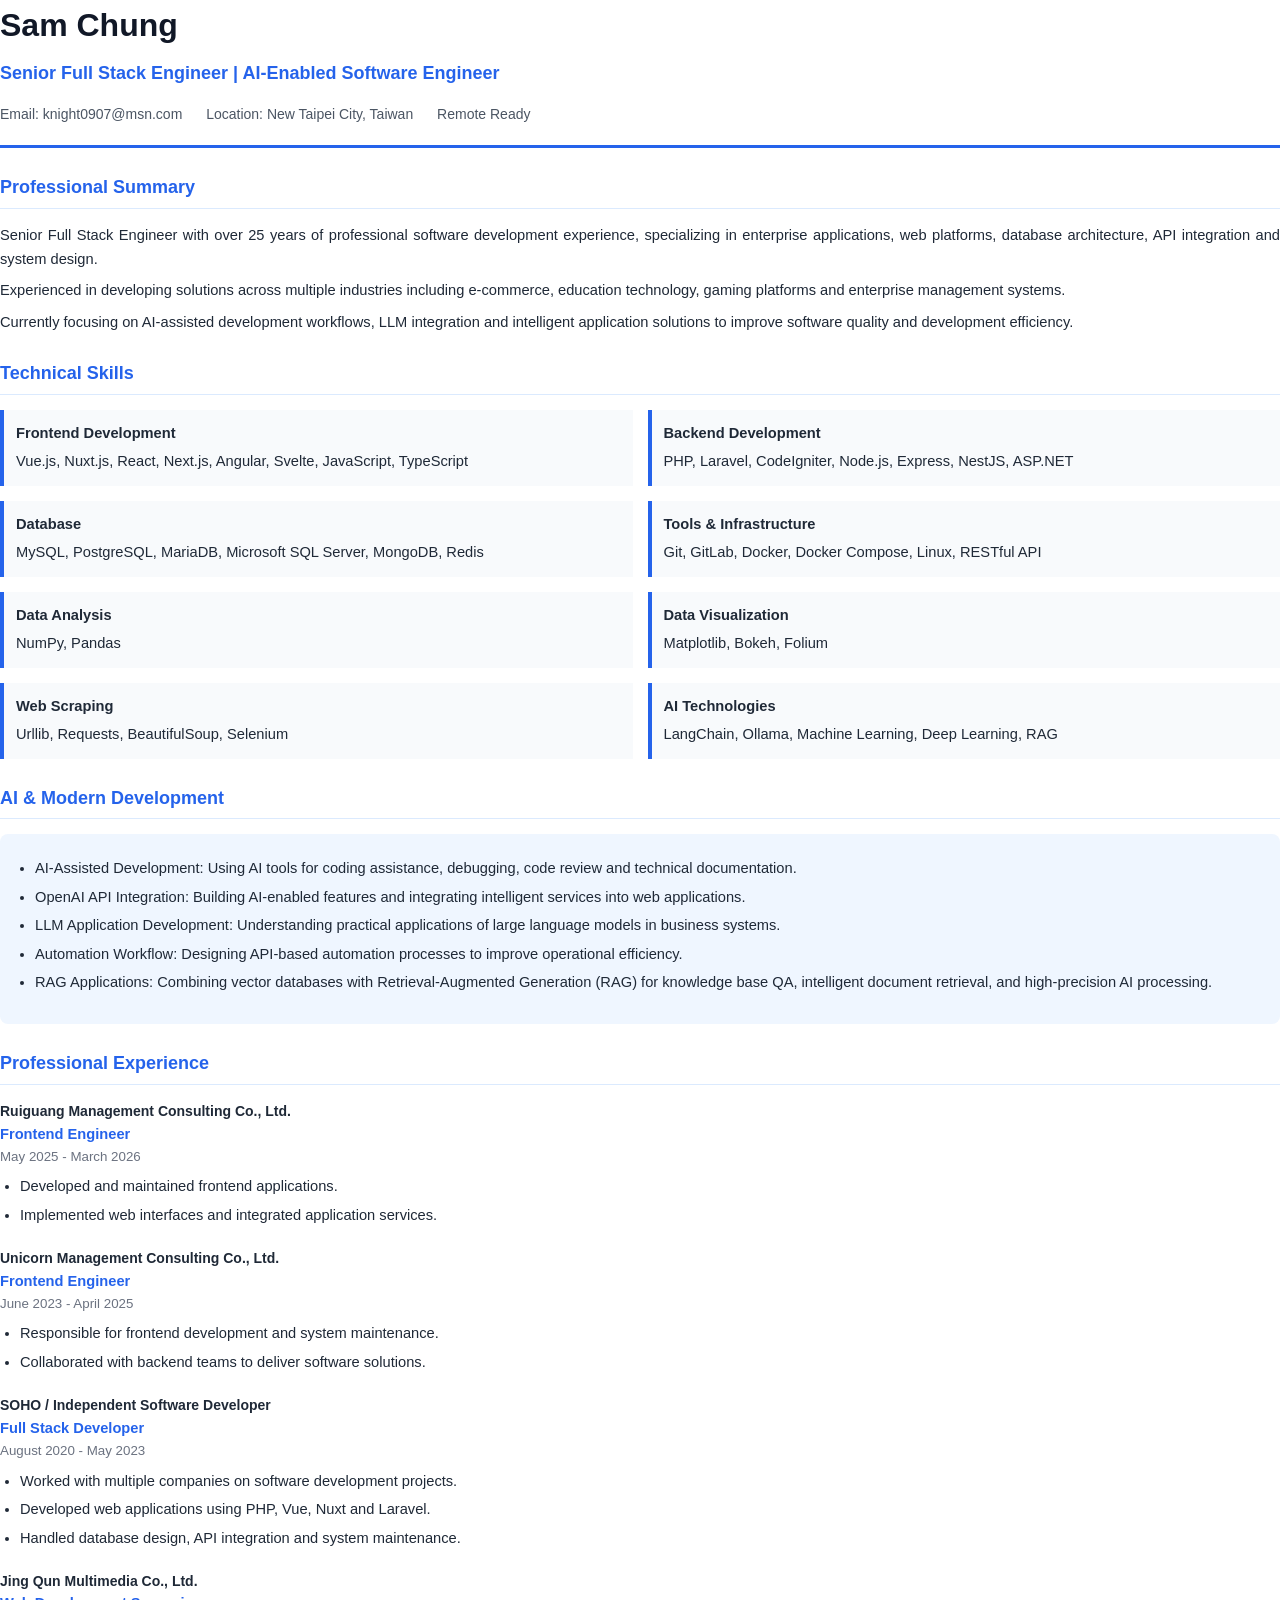
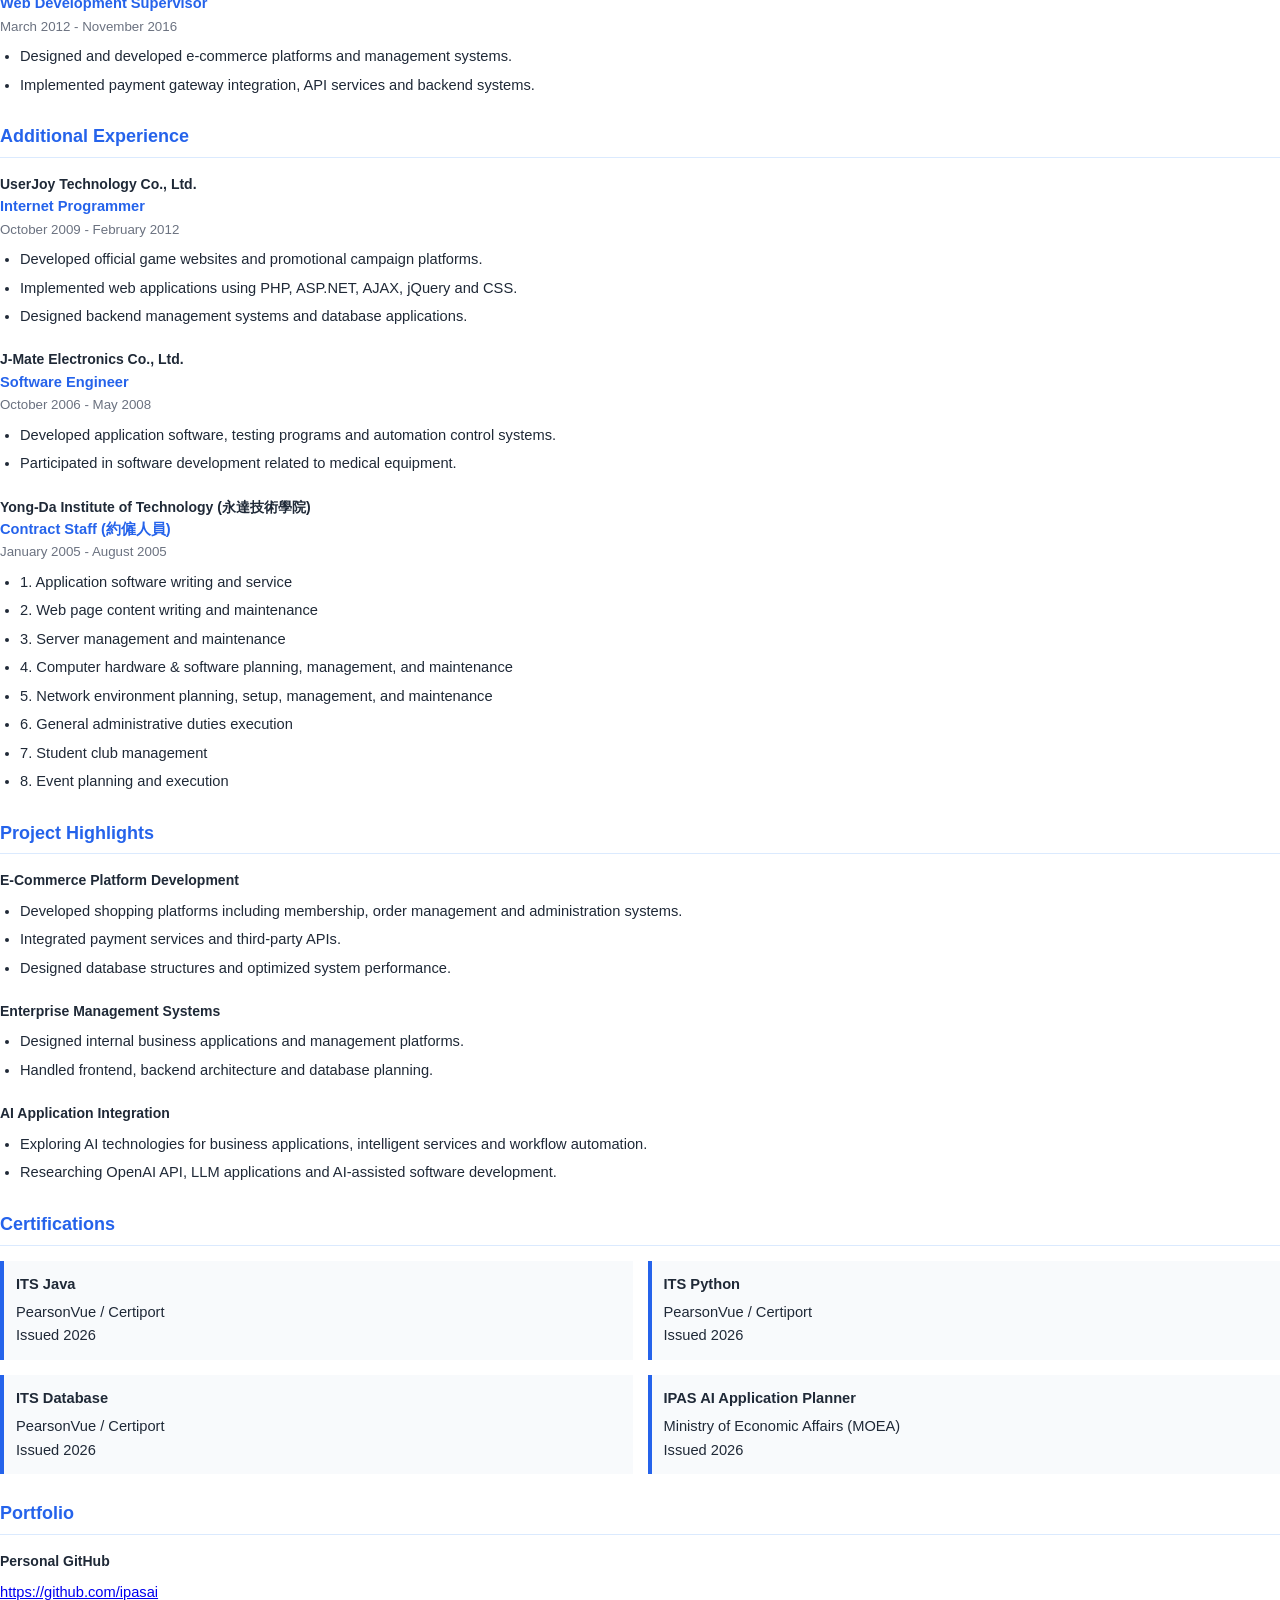
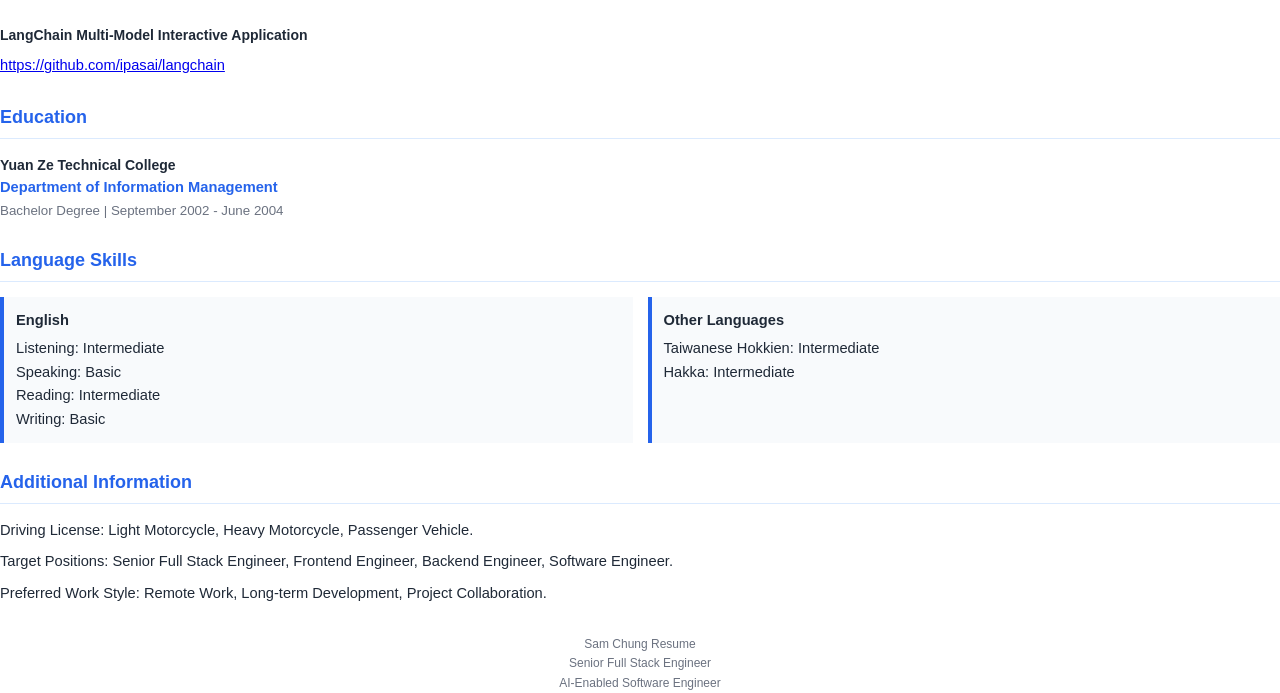
<file: resume/Resume-EN.html>
<!DOCTYPE html>

<html lang="en">

<head>

<meta charset="UTF-8">

<title>
Sam Chung | Senior Full Stack Engineer
</title>


<link rel="stylesheet"
href="resume-style.css">


</head>


<body>


<div class="resume">



<!-- Header -->


<div class="header">


<h1 class="name">

Sam Chung

</h1>



<div class="title">

Senior Full Stack Engineer | AI-Enabled Software Engineer

</div>





<div class="contact">


<span>
Email: knight0907@msn.com
</span>


<span>
Location: New Taipei City, Taiwan
</span>


<span>
Remote Ready

</span>


</div>


</div>









<!-- Summary -->


<section class="section">


<div class="section-title">

Professional Summary

</div>




<div class="summary">


<p>

Senior Full Stack Engineer with over 25 years of professional software development experience, specializing in enterprise applications, web platforms, database architecture, API integration and system design.

</p>




<p>

Experienced in developing solutions across multiple industries including e-commerce, education technology, gaming platforms and enterprise management systems.

</p>




<p>

Currently focusing on AI-assisted development workflows, LLM integration and intelligent application solutions to improve software quality and development efficiency.

</p>



</div>


</section>









<!-- Skills -->


<section class="section">


<div class="section-title">

Technical Skills

</div>





<div class="skills">





<div class="skill-box">


<div class="skill-title">

Frontend Development

</div>


Vue.js,
Nuxt.js,
React,
Next.js,
Angular,
Svelte,
JavaScript,
TypeScript


</div>







<div class="skill-box">


<div class="skill-title">

Backend Development

</div>


PHP,
Laravel,
CodeIgniter,
Node.js,
Express,
NestJS,
ASP.NET


</div>







<div class="skill-box">


<div class="skill-title">

Database

</div>


MySQL,
PostgreSQL,
MariaDB,
Microsoft SQL Server,
MongoDB,
Redis


</div>







<div class="skill-box">


<div class="skill-title">

Tools & Infrastructure

</div>


Git,
GitLab,
Docker,
Docker Compose,
Linux,
RESTful API


</div>




<div class="skill-box">


<div class="skill-title">

Data Analysis

</div>


NumPy, Pandas


</div>




<div class="skill-box">


<div class="skill-title">

Data Visualization

</div>


Matplotlib, Bokeh, Folium


</div>




<div class="skill-box">


<div class="skill-title">

Web Scraping

</div>


Urllib, Requests, BeautifulSoup, Selenium


</div>




<div class="skill-box">


<div class="skill-title">

AI Technologies

</div>


LangChain, Ollama, Machine Learning, Deep Learning, RAG


</div>




</div>


</section>









<!-- AI -->


<section class="section">


<div class="section-title">

AI & Modern Development

</div>




<div class="ai-box">


<ul>


<li>

AI-Assisted Development:
Using AI tools for coding assistance,
debugging,
code review and technical documentation.

</li>



<li>

OpenAI API Integration:
Building AI-enabled features and integrating intelligent services into web applications.

</li>



<li>

LLM Application Development:
Understanding practical applications of large language models in business systems.

</li>



<li>

Automation Workflow:
Designing API-based automation processes to improve operational efficiency.

</li>



<li>

RAG Applications:
Combining vector databases with Retrieval-Augmented Generation (RAG) for knowledge base QA, intelligent document retrieval, and high-precision AI processing.

</li>


</ul>


</div>


</section>









<!-- Experience -->


<section class="section">


<div class="section-title">

Professional Experience

</div>









<div class="experience">


<div class="company">

Ruiguang Management Consulting Co., Ltd.

</div>


<div class="position">

Frontend Engineer

</div>


<div class="date">

May 2025 - March 2026

</div>


<ul>


<li>

Developed and maintained frontend applications.

</li>


<li>

Implemented web interfaces and integrated application services.

</li>


</ul>


</div>









<div class="experience">


<div class="company">

Unicorn Management Consulting Co., Ltd.

</div>


<div class="position">

Frontend Engineer

</div>


<div class="date">

June 2023 - April 2025

</div>


<ul>


<li>

Responsible for frontend development and system maintenance.

</li>


<li>

Collaborated with backend teams to deliver software solutions.

</li>


</ul>


</div>









<div class="experience">


<div class="company">

SOHO / Independent Software Developer

</div>


<div class="position">

Full Stack Developer

</div>


<div class="date">

August 2020 - May 2023

</div>


<ul>


<li>

Worked with multiple companies on software development projects.

</li>


<li>

Developed web applications using PHP,
Vue,
Nuxt and Laravel.

</li>


<li>

Handled database design,
API integration and system maintenance.

</li>


</ul>


</div>









<div class="experience">


<div class="company">

Jing Qun Multimedia Co., Ltd.

</div>


<div class="position">

Web Development Supervisor

</div>


<div class="date">

March 2012 - November 2016

</div>


<ul>


<li>

Designed and developed e-commerce platforms and management systems.

</li>


<li>

Implemented payment gateway integration,
API services and backend systems.

</li>


</ul>


</div>


</section>








<!-- Additional Experience -->


<section class="section">


<div class="section-title">

Additional Experience

</div>







<div class="experience">


<div class="company">

UserJoy Technology Co., Ltd.

</div>


<div class="position">

Internet Programmer

</div>


<div class="date">

October 2009 - February 2012

</div>


<ul>


<li>

Developed official game websites and promotional campaign platforms.

</li>


<li>

Implemented web applications using PHP,
ASP.NET,
AJAX,
jQuery and CSS.

</li>


<li>

Designed backend management systems and database applications.

</li>


</ul>


</div>









<div class="experience">


<div class="company">

J-Mate Electronics Co., Ltd.

</div>


<div class="position">

Software Engineer

</div>


<div class="date">

October 2006 - May 2008

</div>


<ul>


<li>

Developed application software,
testing programs and automation control systems.

</li>


<li>

Participated in software development related to medical equipment.

</li>


</ul>


</div>









<div class="experience">


<div class="company">

Yong-Da Institute of Technology (永達技術學院)

</div>


<div class="position">

Contract Staff (約僱人員)

</div>


<div class="date">

January 2005 - August 2005

</div>


<ul>


<li>

1. Application software writing and service

</li>


<li>

2. Web page content writing and maintenance

</li>


<li>

3. Server management and maintenance

</li>


<li>

4. Computer hardware & software planning, management, and maintenance

</li>


<li>

5. Network environment planning, setup, management, and maintenance

</li>


<li>

6. General administrative duties execution

</li>


<li>

7. Student club management

</li>


<li>

8. Event planning and execution

</li>


</ul>


</div>




</section>









<!-- Projects -->


<section class="section">


<div class="section-title">

Project Highlights

</div>









<div class="experience">


<div class="company">

E-Commerce Platform Development

</div>


<ul>


<li>

Developed shopping platforms including membership,
order management and administration systems.

</li>


<li>

Integrated payment services and third-party APIs.

</li>


<li>

Designed database structures and optimized system performance.

</li>


</ul>


</div>









<div class="experience">


<div class="company">

Enterprise Management Systems

</div>


<ul>


<li>

Designed internal business applications and management platforms.

</li>


<li>

Handled frontend, backend architecture and database planning.

</li>


</ul>


</div>









<div class="experience">


<div class="company">

AI Application Integration

</div>


<ul>


<li>

Exploring AI technologies for business applications,
intelligent services and workflow automation.

</li>


<li>

Researching OpenAI API,
LLM applications and AI-assisted software development.

</li>


</ul>


</div>



</section>









<!-- Certifications -->


<section class="section">


<div class="section-title">

Certifications

</div>




<div class="skills">


<div class="skill-box">

<div class="skill-title">

ITS Java

</div>

PearsonVue / Certiport<br>
Issued 2026

</div>




<div class="skill-box">

<div class="skill-title">

ITS Python

</div>

PearsonVue / Certiport<br>
Issued 2026

</div>




<div class="skill-box">

<div class="skill-title">

ITS Database

</div>

PearsonVue / Certiport<br>
Issued 2026

</div>




<div class="skill-box">

<div class="skill-title">

IPAS AI Application Planner

</div>

Ministry of Economic Affairs (MOEA)<br>
Issued 2026

</div>


</div>


</section>









<!-- Portfolio -->


<section class="section">


<div class="section-title">

Portfolio

</div>




<div class="experience">


<div class="company">

Personal GitHub

</div>


<p>

<a href="https://github.com/ipasai" target="_blank">https://github.com/ipasai</a>

</p>


</div>




<div class="experience">


<div class="company">

LangChain Multi-Model Interactive Application

</div>


<p>

<a href="https://github.com/ipasai/langchain" target="_blank">https://github.com/ipasai/langchain</a>

</p>


</div>




</section>









<!-- Education -->


<section class="section">


<div class="section-title">

Education

</div>





<div class="experience">


<div class="company">

Yuan Ze Technical College

</div>



<div class="position">

Department of Information Management

</div>



<div class="date">

Bachelor Degree | September 2002 - June 2004

</div>



</div>



</section>









<!-- Languages -->


<section class="section">


<div class="section-title">

Language Skills

</div>




<div class="skills">



<div class="skill-box">


<div class="skill-title">

English

</div>


Listening: Intermediate

<br>


Speaking: Basic

<br>


Reading: Intermediate

<br>


Writing: Basic


</div>






<div class="skill-box">


<div class="skill-title">

Other Languages

</div>


Taiwanese Hokkien: Intermediate

<br>


Hakka: Intermediate


</div>



</div>


</section>









<!-- Additional Information -->


<section class="section">


<div class="section-title">

Additional Information

</div>




<p>

Driving License:
Light Motorcycle,
Heavy Motorcycle,
Passenger Vehicle.

</p>




<p>

Target Positions:
Senior Full Stack Engineer,
Frontend Engineer,
Backend Engineer,
Software Engineer.

</p>




<p>

Preferred Work Style:
Remote Work,
Long-term Development,
Project Collaboration.

</p>




</section>









<div class="footer">


Sam Chung Resume

<br>

Senior Full Stack Engineer

<br>

AI-Enabled Software Engineer


</div>






</div>


</body>


</html>
</file>
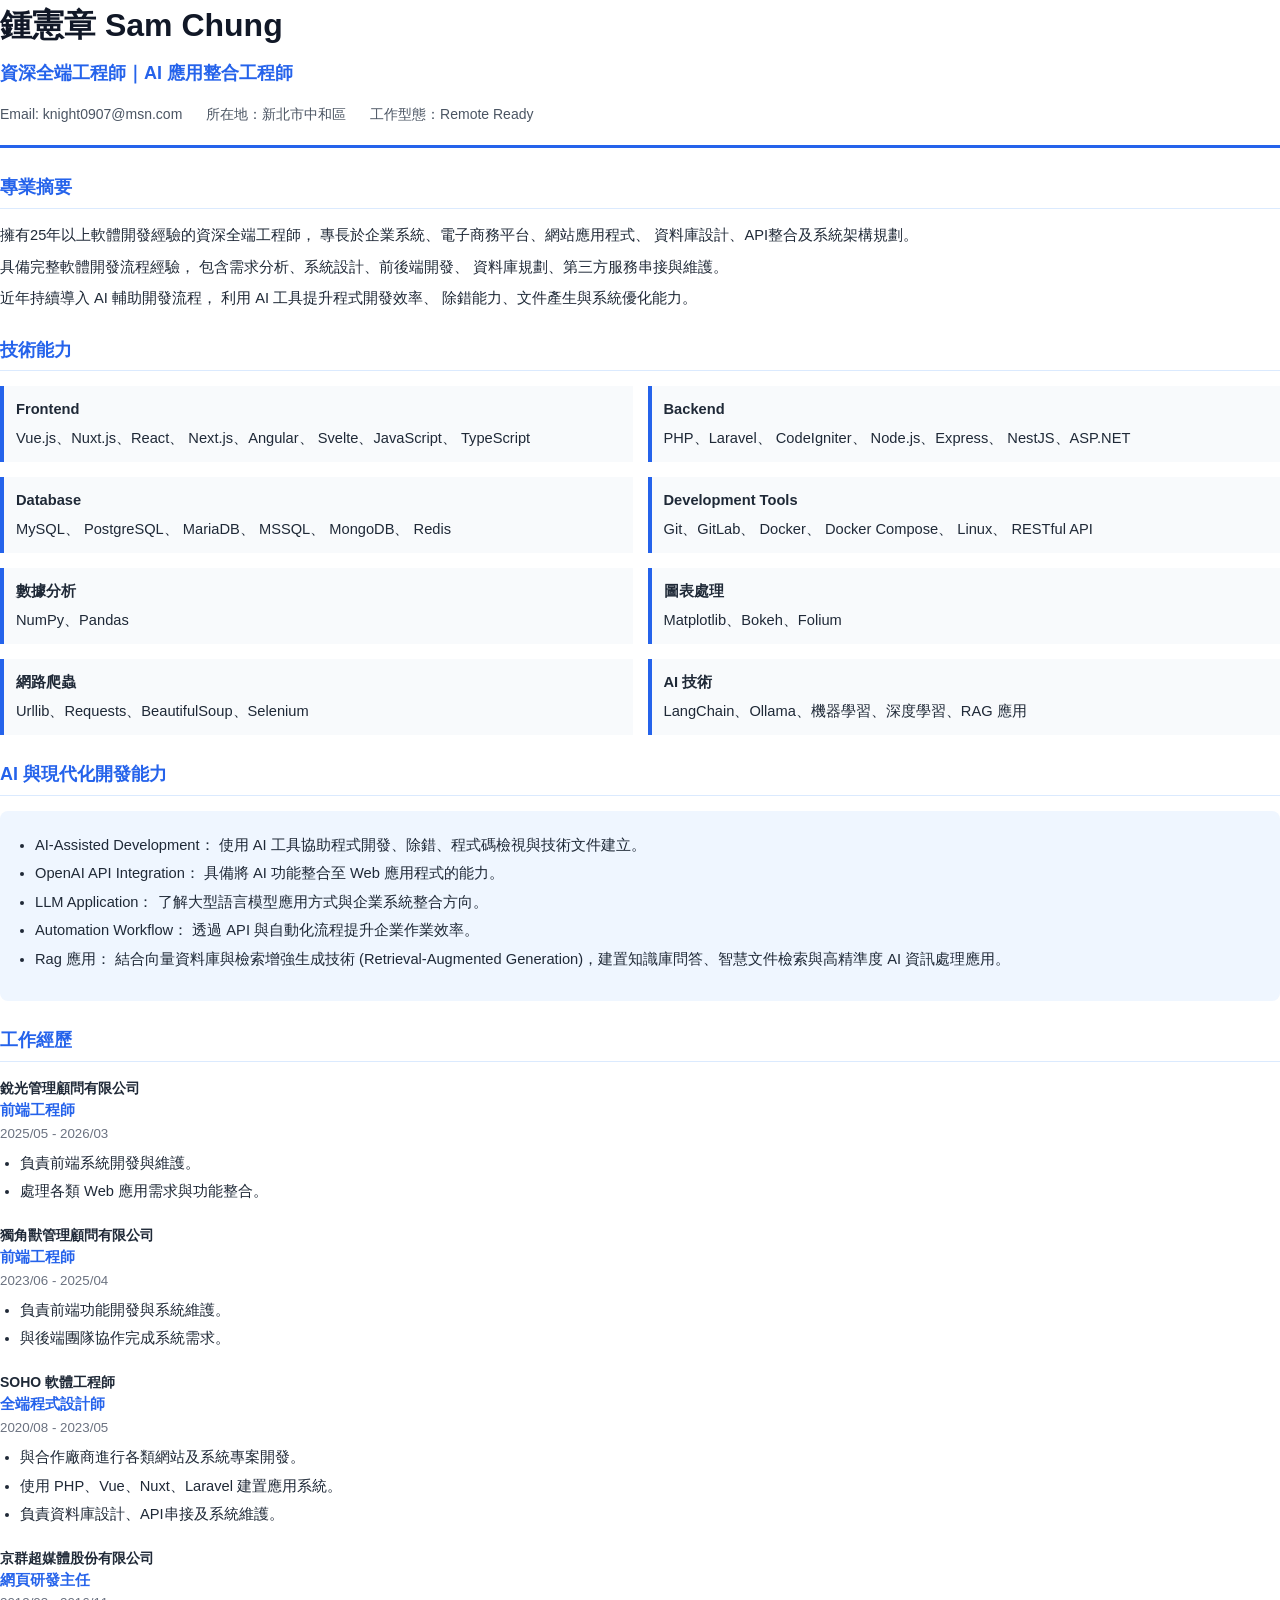
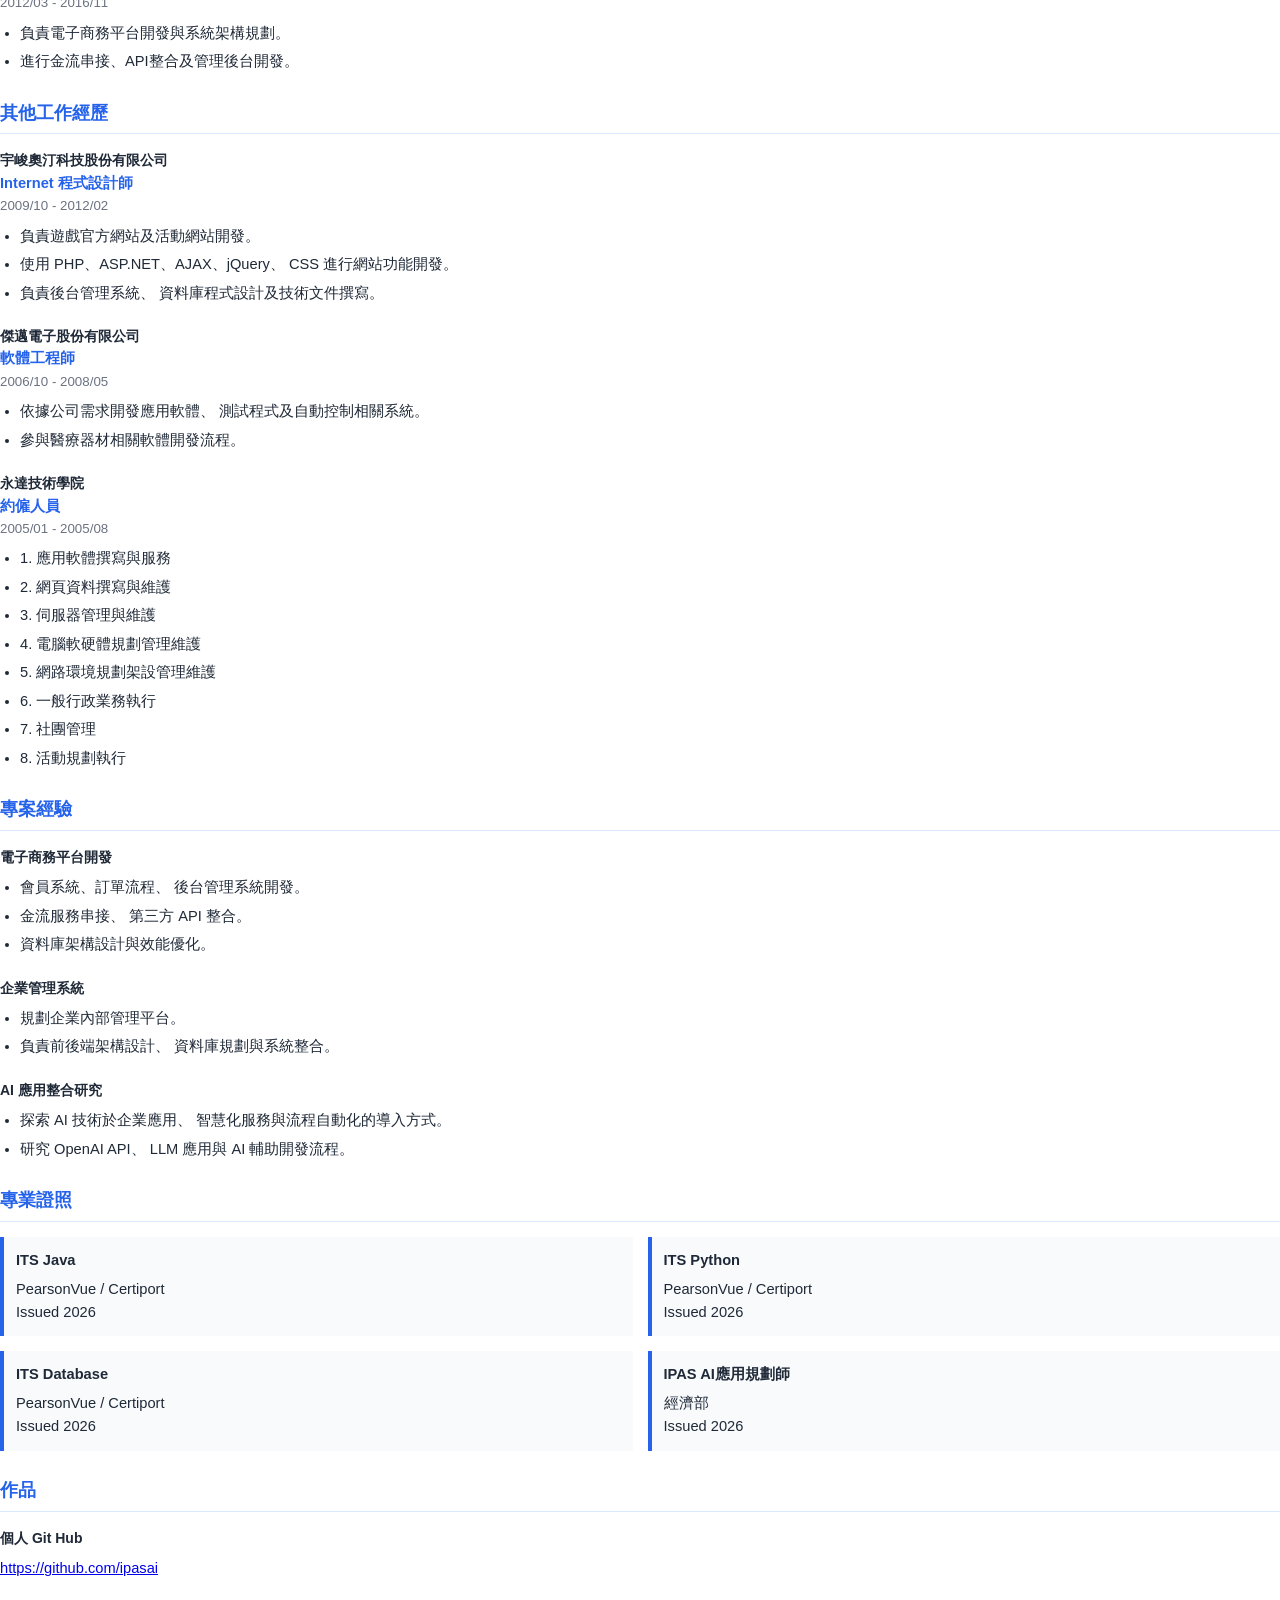
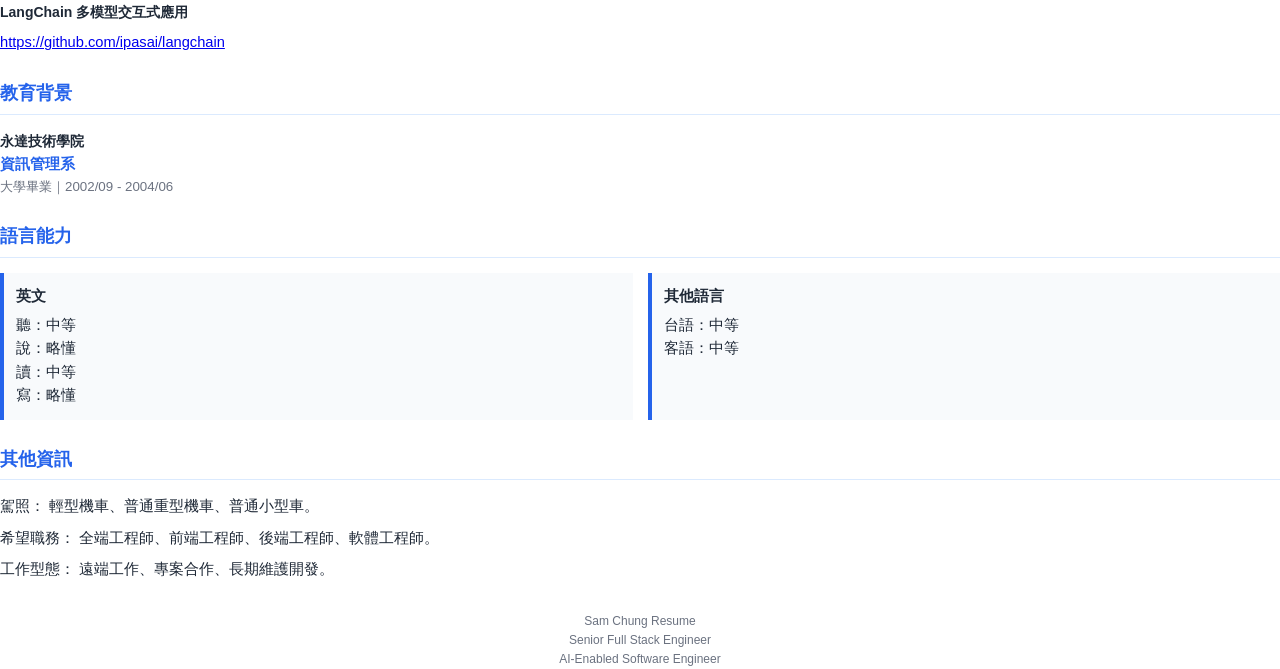
<file: resume/Resume-ZH.html>
<!DOCTYPE html>

<html lang="zh-TW">

<head>

<meta charset="UTF-8">

<title>
鍾憲章 Sam Chung｜資深全端工程師
</title>


<link rel="stylesheet"
href="resume-style.css">


</head>


<body>


<div class="resume">





<!-- Header -->

<div class="header">


<h1 class="name">

鍾憲章 Sam Chung

</h1>


<div class="title">

資深全端工程師｜AI 應用整合工程師

</div>



<div class="contact">


<span>
Email: knight0907@msn.com
</span>


<span>
所在地：新北市中和區
</span>


<span>
工作型態：Remote Ready
</span>


</div>


</div>









<!-- Summary -->


<section class="section">


<div class="section-title">

專業摘要

</div>



<div class="summary">


<p>

擁有25年以上軟體開發經驗的資深全端工程師，
專長於企業系統、電子商務平台、網站應用程式、
資料庫設計、API整合及系統架構規劃。

</p>


<p>

具備完整軟體開發流程經驗，
包含需求分析、系統設計、前後端開發、
資料庫規劃、第三方服務串接與維護。

</p>


<p>

近年持續導入 AI 輔助開發流程，
利用 AI 工具提升程式開發效率、
除錯能力、文件產生與系統優化能力。

</p>


</div>


</section>









<!-- Skills -->


<section class="section">


<div class="section-title">

技術能力

</div>




<div class="skills">



<div class="skill-box">


<div class="skill-title">

Frontend

</div>


Vue.js、Nuxt.js、React、
Next.js、Angular、
Svelte、JavaScript、
TypeScript


</div>





<div class="skill-box">


<div class="skill-title">

Backend

</div>


PHP、Laravel、
CodeIgniter、
Node.js、Express、
NestJS、ASP.NET


</div>






<div class="skill-box">


<div class="skill-title">

Database

</div>


MySQL、
PostgreSQL、
MariaDB、
MSSQL、
MongoDB、
Redis


</div>






<div class="skill-box">


<div class="skill-title">

Development Tools

</div>


Git、GitLab、
Docker、
Docker Compose、
Linux、
RESTful API


</div>




<div class="skill-box">


<div class="skill-title">

數據分析

</div>


NumPy、Pandas


</div>




<div class="skill-box">


<div class="skill-title">

圖表處理

</div>


Matplotlib、Bokeh、Folium


</div>




<div class="skill-box">


<div class="skill-title">

網路爬蟲

</div>


Urllib、Requests、BeautifulSoup、Selenium


</div>




<div class="skill-box">


<div class="skill-title">

AI 技術

</div>


LangChain、Ollama、機器學習、深度學習、RAG 應用


</div>




</div>


</section>









<!-- AI -->


<section class="section">


<div class="section-title">

AI 與現代化開發能力

</div>



<div class="ai-box">


<ul>


<li>

AI-Assisted Development：
使用 AI 工具協助程式開發、除錯、程式碼檢視與技術文件建立。

</li>



<li>

OpenAI API Integration：
具備將 AI 功能整合至 Web 應用程式的能力。

</li>



<li>

LLM Application：
了解大型語言模型應用方式與企業系統整合方向。

</li>



<li>

Automation Workflow：
透過 API 與自動化流程提升企業作業效率。

</li>



<li>

Rag 應用：
結合向量資料庫與檢索增強生成技術 (Retrieval-Augmented Generation)，建置知識庫問答、智慧文件檢索與高精準度 AI 資訊處理應用。

</li>


</ul>


</div>


</section>









<!-- Experience -->


<section class="section">


<div class="section-title">

工作經歷

</div>








<div class="experience">


<div class="company">

銳光管理顧問有限公司

</div>


<div class="position">

前端工程師

</div>


<div class="date">

2025/05 - 2026/03

</div>


<ul>


<li>
負責前端系統開發與維護。
</li>


<li>
處理各類 Web 應用需求與功能整合。
</li>


</ul>


</div>









<div class="experience">


<div class="company">

獨角獸管理顧問有限公司

</div>


<div class="position">

前端工程師

</div>


<div class="date">

2023/06 - 2025/04

</div>


<ul>


<li>
負責前端功能開發與系統維護。
</li>


<li>
與後端團隊協作完成系統需求。
</li>


</ul>


</div>









<div class="experience">


<div class="company">

SOHO 軟體工程師

</div>


<div class="position">

全端程式設計師

</div>


<div class="date">

2020/08 - 2023/05

</div>


<ul>


<li>
與合作廠商進行各類網站及系統專案開發。
</li>


<li>
使用 PHP、Vue、Nuxt、Laravel 建置應用系統。
</li>


<li>
負責資料庫設計、API串接及系統維護。
</li>


</ul>


</div>









<div class="experience">


<div class="company">

京群超媒體股份有限公司

</div>


<div class="position">

網頁研發主任

</div>


<div class="date">

2012/03 - 2016/11

</div>


<ul>


<li>
負責電子商務平台開發與系統架構規劃。
</li>


<li>
進行金流串接、API整合及管理後台開發。
</li>


</ul>


</div>






</section>








<!-- Remaining Experience -->


<section class="section">



<div class="section-title">

其他工作經歷

</div>







<div class="experience">


<div class="company">

宇峻奧汀科技股份有限公司

</div>


<div class="position">

Internet 程式設計師

</div>


<div class="date">

2009/10 - 2012/02

</div>


<ul>


<li>

負責遊戲官方網站及活動網站開發。

</li>


<li>

使用 PHP、ASP.NET、AJAX、jQuery、
CSS 進行網站功能開發。

</li>


<li>

負責後台管理系統、
資料庫程式設計及技術文件撰寫。

</li>


</ul>


</div>








<div class="experience">


<div class="company">

傑邁電子股份有限公司

</div>


<div class="position">

軟體工程師

</div>


<div class="date">

2006/10 - 2008/05

</div>


<ul>


<li>

依據公司需求開發應用軟體、
測試程式及自動控制相關系統。

</li>


<li>

參與醫療器材相關軟體開發流程。

</li>


</ul>


</div>









<div class="experience">


<div class="company">

永達技術學院

</div>


<div class="position">

約僱人員

</div>


<div class="date">

2005/01 - 2005/08

</div>


<ul>


<li>

1. 應用軟體撰寫與服務

</li>


<li>

2. 網頁資料撰寫與維護

</li>


<li>

3. 伺服器管理與維護

</li>


<li>

4. 電腦軟硬體規劃管理維護

</li>


<li>

5. 網路環境規劃架設管理維護

</li>


<li>

6. 一般行政業務執行

</li>


<li>

7. 社團管理

</li>


<li>

8. 活動規劃執行

</li>


</ul>


</div>





</section>









<!-- Projects -->


<section class="section">


<div class="section-title">

專案經驗

</div>





<div class="experience">


<div class="company">

電子商務平台開發

</div>


<ul>


<li>

會員系統、訂單流程、
後台管理系統開發。

</li>


<li>

金流服務串接、
第三方 API 整合。

</li>


<li>

資料庫架構設計與效能優化。

</li>


</ul>


</div>







<div class="experience">


<div class="company">

企業管理系統

</div>


<ul>


<li>

規劃企業內部管理平台。

</li>


<li>

負責前後端架構設計、
資料庫規劃與系統整合。

</li>


</ul>


</div>







<div class="experience">


<div class="company">

AI 應用整合研究

</div>


<ul>


<li>

探索 AI 技術於企業應用、
智慧化服務與流程自動化的導入方式。

</li>


<li>

研究 OpenAI API、
LLM 應用與 AI 輔助開發流程。

</li>


</ul>


</div>



</section>









<!-- Certifications -->


<section class="section">


<div class="section-title">

專業證照

</div>




<div class="skills">


<div class="skill-box">

<div class="skill-title">

ITS Java

</div>

PearsonVue / Certiport<br>
Issued 2026

</div>




<div class="skill-box">

<div class="skill-title">

ITS Python

</div>

PearsonVue / Certiport<br>
Issued 2026

</div>




<div class="skill-box">

<div class="skill-title">

ITS Database

</div>

PearsonVue / Certiport<br>
Issued 2026

</div>




<div class="skill-box">

<div class="skill-title">

IPAS AI應用規劃師

</div>

經濟部<br>
Issued 2026

</div>


</div>


</section>









<!-- Portfolio -->


<section class="section">


<div class="section-title">

作品

</div>




<div class="experience">


<div class="company">

個人 Git Hub

</div>


<p>

<a href="https://github.com/ipasai" target="_blank">https://github.com/ipasai</a>

</p>


</div>




<div class="experience">


<div class="company">

LangChain 多模型交互式應用

</div>


<p>

<a href="https://github.com/ipasai/langchain" target="_blank">https://github.com/ipasai/langchain</a>

</p>


</div>




</section>









<!-- Education -->


<section class="section">


<div class="section-title">

教育背景

</div>




<div class="experience">


<div class="company">

永達技術學院

</div>


<div class="position">

資訊管理系

</div>


<div class="date">

大學畢業｜2002/09 - 2004/06

</div>



</div>



</section>









<!-- Language -->


<section class="section">


<div class="section-title">

語言能力

</div>



<div class="skills">


<div class="skill-box">


<div class="skill-title">

英文

</div>


聽：中等

<br>

說：略懂

<br>

讀：中等

<br>

寫：略懂


</div>





<div class="skill-box">


<div class="skill-title">

其他語言

</div>


台語：中等

<br>

客語：中等


</div>


</div>


</section>









<!-- Personal Information -->


<section class="section">


<div class="section-title">

其他資訊

</div>



<p>

駕照：

輕型機車、普通重型機車、普通小型車。

</p>



<p>

希望職務：

全端工程師、前端工程師、後端工程師、軟體工程師。

</p>



<p>

工作型態：

遠端工作、專案合作、長期維護開發。

</p>



</section>









<div class="footer">


Sam Chung Resume

<br>

Senior Full Stack Engineer

<br>

AI-Enabled Software Engineer


</div>





</div>


</body>


</html>
</file>
<file: resume/resume-style.css>
/*
====================================
 Sam Chung Resume PDF Style
 A4 Professional Resume
====================================
*/


@page {

size:A4;

margin:18mm;

}



*{

box-sizing:border-box;

}



body{


font-family:

"Noto Sans TC",
"Inter",
Arial,
sans-serif;


color:#1f2937;


line-height:1.6;


font-size:11pt;


margin:0;


}




.resume{


width:100%;


}




/* Header */


.header{


border-bottom:

3px solid #2563eb;


padding-bottom:20px;


margin-bottom:25px;


}



.name{


font-size:32px;


font-weight:800;


color:#111827;


margin:0;


}



.title{


font-size:18px;


color:#2563eb;


font-weight:600;


margin-top:8px;


}



.contact{


margin-top:15px;


font-size:10.5pt;


color:#4b5563;


}



.contact span{


margin-right:20px;


}






/* Sections */


.section{


margin-top:25px;


break-inside:avoid;


}



.section-title{


font-size:18px;


font-weight:700;


color:#2563eb;


border-bottom:

1px solid #dbeafe;


padding-bottom:6px;


margin-bottom:15px;


}




p{


margin:8px 0;


}






/* Summary */


.summary{


text-align:justify;


}







/* Skills */


.skills{


display:grid;


grid-template-columns:

1fr 1fr;


gap:15px;


}



.skill-box{


background:#f8fafc;


padding:12px;


border-left:

4px solid #2563eb;


}



.skill-title{


font-weight:700;


margin-bottom:5px;


}







/* Experience */


.experience{


margin-bottom:20px;


break-inside:avoid;


}



.company{


font-weight:700;


font-size:14px;


}



.position{


color:#2563eb;


font-weight:600;


}



.date{


font-size:10pt;


color:#6b7280;


}



ul{


margin-top:8px;


padding-left:20px;


}




li{


margin-bottom:5px;


}







/* AI Section */


.ai-box{


background:#eff6ff;


padding:15px;


border-radius:8px;


}




/* Footer */


.footer{


margin-top:30px;


font-size:9pt;


color:#6b7280;


text-align:center;


}







@media print{


body{


-webkit-print-color-adjust:

exact;


print-color-adjust:

exact;


}


}
</file>
